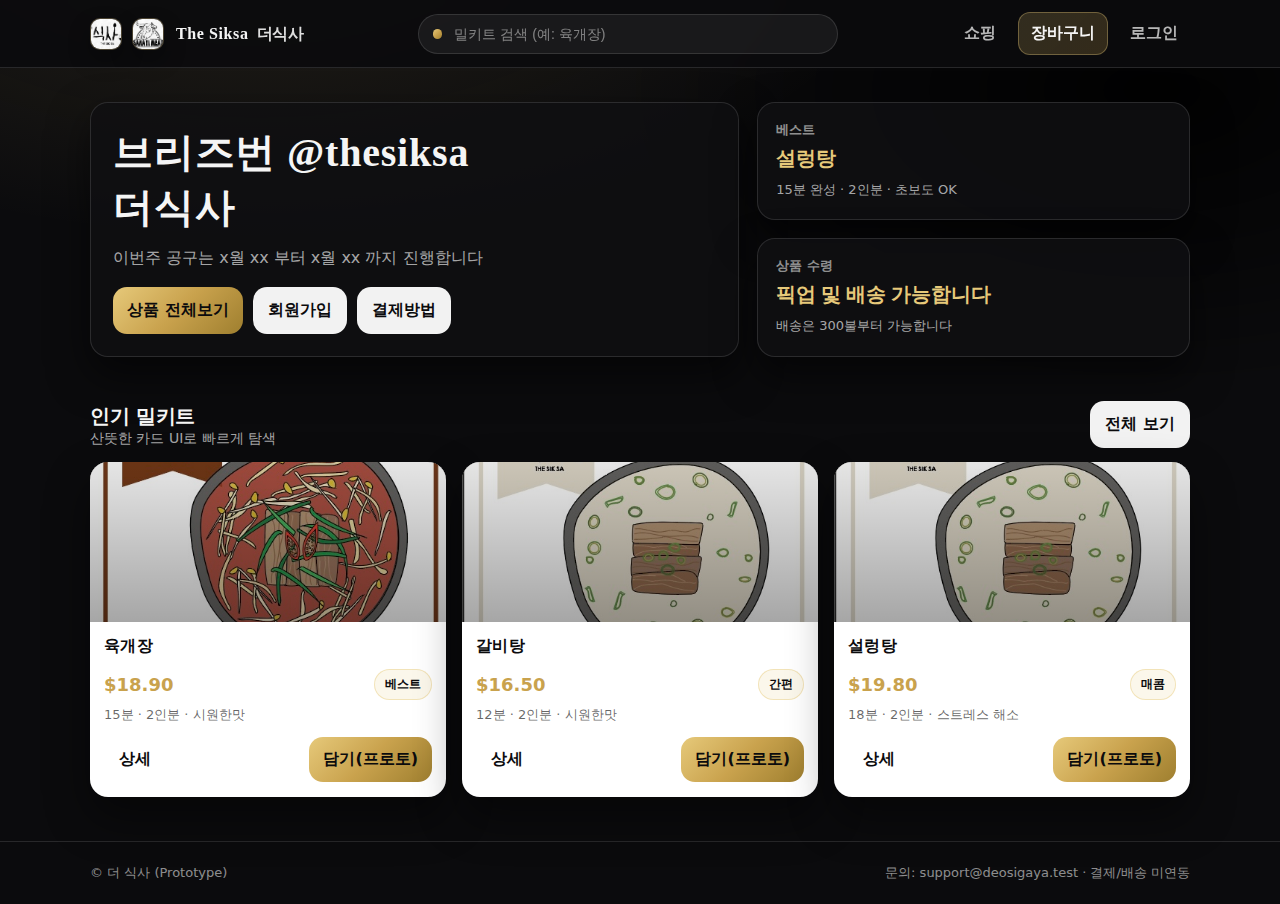
<file: index.html>
<!doctype html>
<html lang="ko">
<head>
  <meta charset="utf-8" />
  <meta name="viewport" content="width=device-width, initial-scale=1" />
  <title>The Siksa</title>
  <link rel="stylesheet" href="style.css" />
</head>
<body>
  <header class="header">
    <div class="container header-inner">
      <a class="brand" href="index.html">
        <!-- ✅ brand-badge(금색 사각형) 제거하고 로고로 대체 -->
        <span class="brand-logos brand-logos--main" aria-label="브랜드 로고">
          <img src="./images/IMG_1794.JPG" alt="The Siksa 로고" />
          <img src="./images/IMG_1795.JPG" alt="더식사 로고" />
        </span>

        <span class="brand-title">
          <span class="brand-name">The Siksa</span>
          <span class="brand-kor">더식사</span>
        </span>
      </a>

      <div class="search" aria-label="검색">
        <span class="dot" aria-hidden="true"></span>
        <input placeholder="밀키트 검색 (예: 육개장)" />
      </div>

      <nav class="nav">
        <a href="shop.html">쇼핑</a>
        <a href="cart.html" class="pill">장바구니</a>
        <a href="login.html">로그인</a>
      </nav>
    </div>
  </header>

  <main>
    <section class="hero">
      <div class="container hero-grid">
        <div class="hero-card">
          <h1>브리즈번 @thesiksa <br/>더식사</h1>
          <p>이번주 공구는 x월 xx 부터 x월 xx 까지 진행합니다</p>
          <div class="hero-actions">
            <a class="btn btn-primary" href="shop.html">상품 전체보기</a>
            <a class="btn" href="signup.html">회원가입</a>
            <a class="btn" href="checkout.html">결제방법</a>
          </div>
        </div>

        <div class="kpis">
          <div class="kpi">
            <div class="label">베스트</div>
            <div class="value">설렁탕</div>
            <div class="hint">15분 완성 · 2인분 · 초보도 OK</div>
          </div>
          <div class="kpi">
            <div class="label">상품 수령</div>
            <div class="value">픽업 및 배송 가능합니다</div>
            <div class="hint">배송은 300불부터 가능합니다</div>
          </div>
        </div>
      </div>
    </section>

    <section class="section">
      <div class="container">
        <div class="section-head">
          <div>
            <div class="section-title">인기 밀키트</div>
            <div class="section-sub">산뜻한 카드 UI로 빠르게 탐색</div>
          </div>
          <a class="btn" href="shop.html">전체 보기</a>
        </div>

        <div class="grid">
          <article class="card">
            <div class="thumb">
              <img src="./images/돼.jpg" alt="육개장" class="thumb-img" />
            </div>
            <div class="body">
              <h3>육개장</h3>
              <div class="row">
                <span class="price">$18.90</span>
                <span class="tag">베스트</span>
              </div>
              <div class="meta">15분 · 2인분 · 시원한맛</div>
              <div class="row">
                <a class="btn" href="product.html">상세</a>
                <a class="btn btn-primary" href="cart.html">담기(프로토)</a>
              </div>
            </div>
          </article>

          <article class="card">
            <div class="thumb">
              <img src="./images/설.jpg" alt="갈비탕" class="thumb-img" />
            </div>
            <div class="body">
              <h3>갈비탕</h3>
              <div class="row">
                <span class="price">$16.50</span>
                <span class="tag">간편</span>
              </div>
              <div class="meta">12분 · 2인분 · 시원한맛</div>
              <div class="row">
                <a class="btn" href="product.html">상세</a>
                <a class="btn btn-primary" href="cart.html">담기(프로토)</a>
              </div>
            </div>
          </article>

          <article class="card">
            <div class="thumb">
              <img src="./images/설.jpg" alt="설렁탕" class="thumb-img" />
            </div>
            <div class="body">
              <h3>설렁탕</h3>
              <div class="row">
                <span class="price">$19.80</span>
                <span class="tag">매콤</span>
              </div>
              <div class="meta">18분 · 2인분 · 스트레스 해소</div>
              <div class="row">
                <a class="btn" href="product.html">상세</a>
                <a class="btn btn-primary" href="cart.html">담기(프로토)</a>
              </div>
            </div>
          </article>
        </div>
      </div>
    </section>
  </main>

  <footer class="footer">
    <div class="container foot">
      <div>© 더 식사 (Prototype)</div>
      <div>문의: support@deosigaya.test · 결제/배송 미연동</div>
    </div>
  </footer>
</body>
</html>
</file>
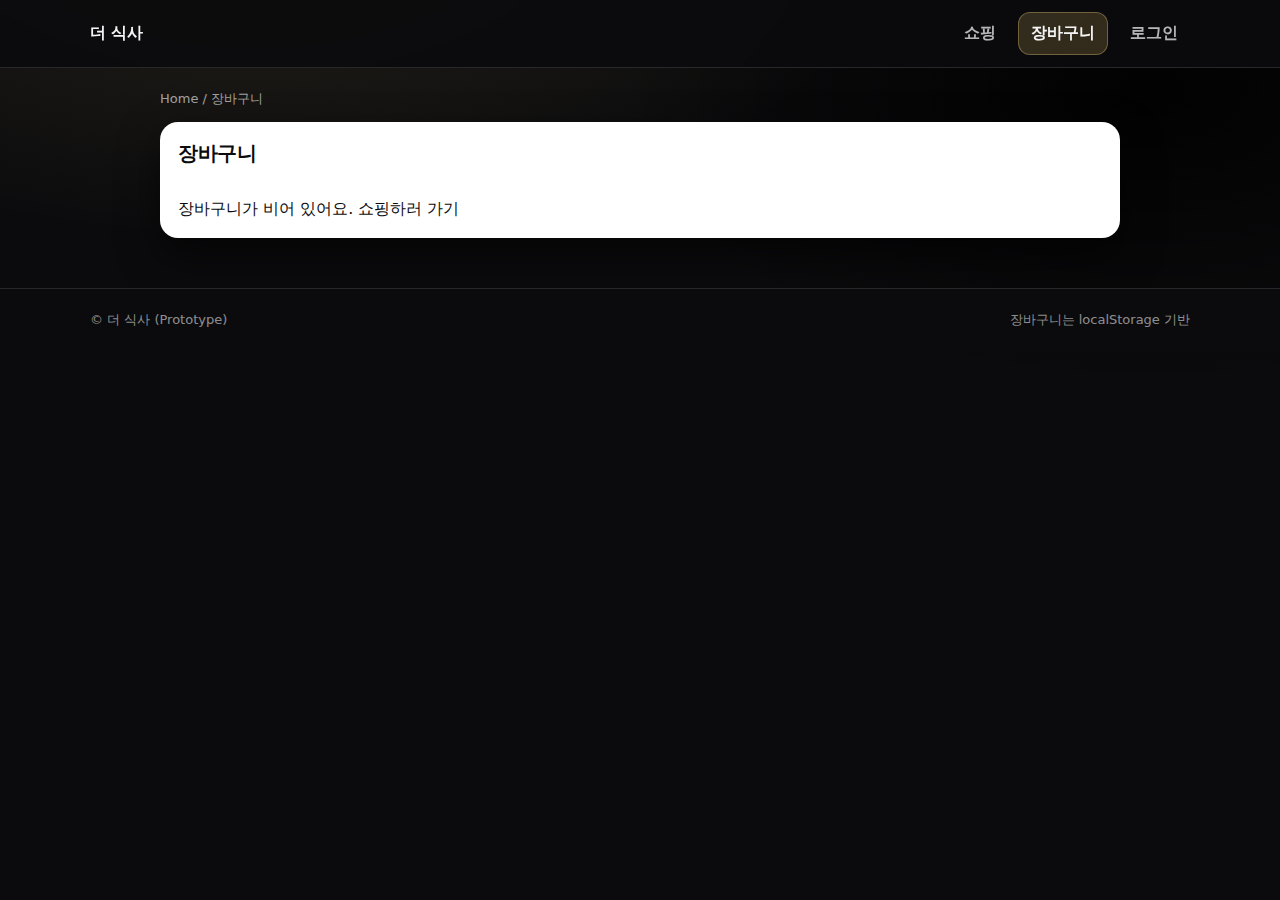
<file: cart.html>
<!doctype html>
<html lang="ko">
<head>
  <meta charset="utf-8" />
  <meta name="viewport" content="width=device-width, initial-scale=1" />
  <title>장바구니 | 더 식사</title>
  <link rel="stylesheet" href="style.css" />
</head>
<body>
  <header class="header">
    <div class="container header-inner">
      <a class="brand" href="index.html">
        <span class="brand-badge" aria-hidden="true"></span>
        <span>더 식사</span>
      </a>
      <nav class="nav">
        <a href="shop.html">쇼핑</a>
        <a href="cart.html" class="pill">장바구니</a>
        <a href="login.html">로그인</a>
      </nav>
    </div>
  </header>

  <main class="page">
    <div class="container" style="max-width:960px;">
      <div class="breadcrumb">Home / 장바구니</div>

      <section class="panel">
        <div class="section-title">장바구니</div>
        <div class="section-sub">프로토타입: 브라우저(localStorage)에 저장</div>

        <div id="cartEmpty" class="notice" style="display:none; margin-top:14px;">
          장바구니가 비어 있어요. <a href="shop.html">쇼핑하러 가기</a>
        </div>

        <div id="cartWrap" style="margin-top:14px;">
          <div style="overflow:auto;">
            <table class="table" style="width:100%; border-collapse:collapse;">
              <thead>
                <tr>
                  <th style="text-align:left; padding:10px;">상품</th>
                  <th style="text-align:right; padding:10px;">가격</th>
                  <th style="text-align:center; padding:10px;">수량</th>
                  <th style="text-align:right; padding:10px;">소계</th>
                  <th style="text-align:center; padding:10px;">삭제</th>
                </tr>
              </thead>
              <tbody id="cartBody"></tbody>
            </table>
          </div>

          <div class="cart-summary" style="display:flex; justify-content:space-between; gap:12px; margin-top:16px; align-items:center;">
            <div>
              <button id="clearBtn" class="btn" type="button">장바구니 비우기</button>
            </div>

            <div style="text-align:right;">
              <div style="opacity:.8;">총 합계</div>
              <div style="font-size:22px; font-weight:700;">
                <span id="totalPrice">0</span>달러
              </div>
              <button id="checkoutBtn" class="btn btn-primary" type="button" style="margin-top:10px;">
                주문하기(프로토)
              </button>
            </div>
          </div>
        </div>
      </section>
    </div>
  </main>

  <footer class="footer">
    <div class="container foot">
      <div>© 더 식사 (Prototype)</div>
      <div>장바구니는 localStorage 기반</div>
    </div>
  </footer>

  <script src="./js/cart.js"></script>
</body>
</html>
</file>
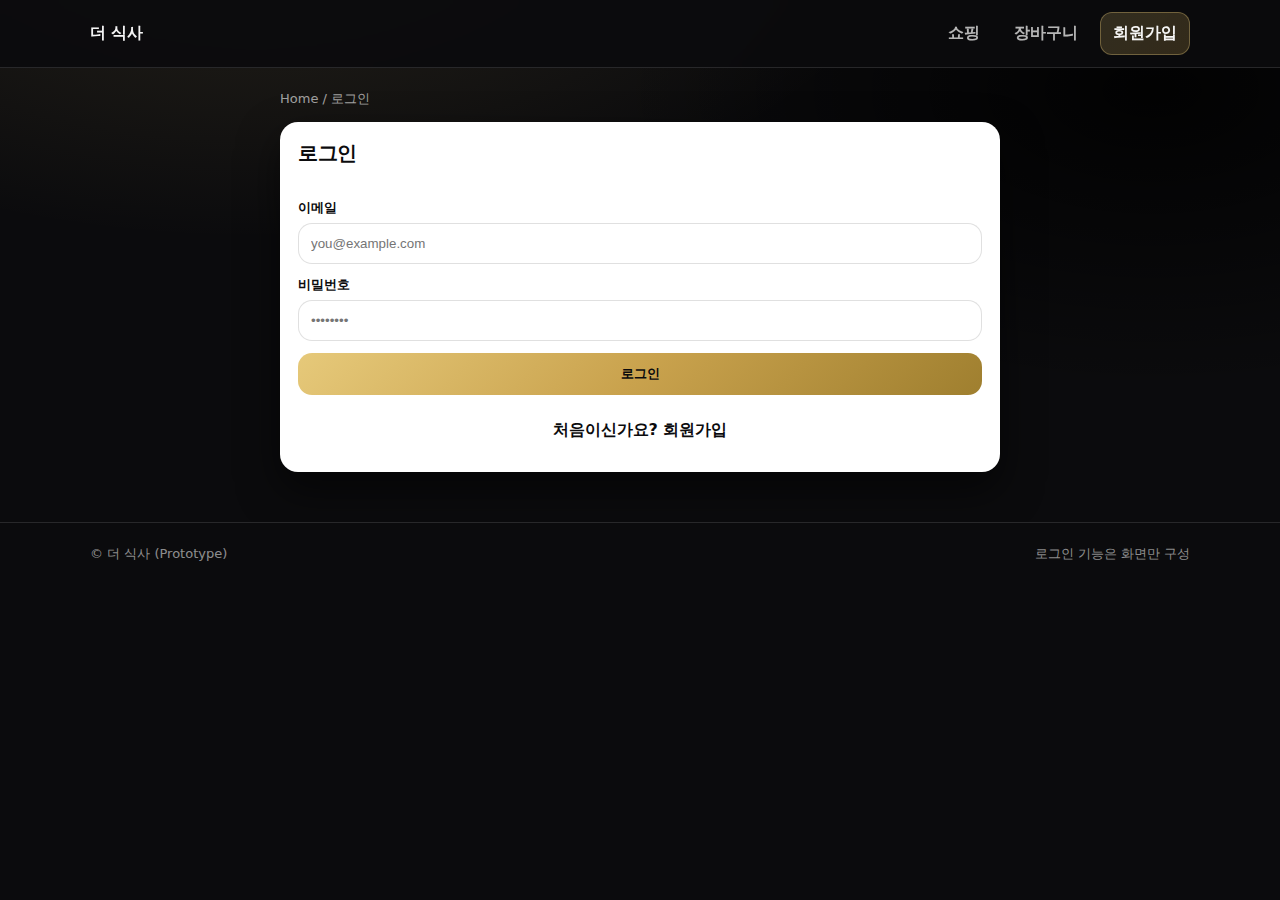
<file: login.html>
<!doctype html>
<html lang="ko">
<head>
  <meta charset="utf-8" />
  <meta name="viewport" content="width=device-width, initial-scale=1" />
  <title>로그인 | 더 식사</title>

  <!-- ✅ CSS 경로: style.css가 같은 폴더면 OK -->
  <link rel="stylesheet" href="style.css" />
</head>
<body>
  <header class="header">
    <div class="container header-inner">
      <a class="brand" href="index.html">
        <span class="brand-badge" aria-hidden="true"></span>
        <span>더 식사</span>
      </a>
      <nav class="nav">
        <a href="shop.html">쇼핑</a>
        <a href="cart.html">장바구니</a>
        <a href="signup.html" class="pill">회원가입</a>
      </nav>
    </div>
  </header>

  <main class="page">
    <div class="container" style="max-width:720px;">
      <div class="breadcrumb">Home / 로그인</div>

      <section class="panel">
        <div class="section-title">로그인</div>
        <div class="section-sub">프로토타입: 인증/DB 미연동</div>

        <form class="form" style="margin-top:14px;">
          <div class="field">
            <label>이메일</label>
            <!-- ✅ id 추가 -->
            <input id="email" type="email" placeholder="you@example.com" />
          </div>

          <div class="field">
            <label>비밀번호</label>
            <!-- ✅ id 추가 -->
            <input id="password" type="password" placeholder="••••••••" />
          </div>

          <!-- ✅ 버튼 id 추가 -->
          <button id="loginBtn" class="btn btn-primary" type="button">로그인</button>
          <a class="btn" href="signup.html">처음이신가요? 회원가입</a>
        </form>
      </section>
    </div>
  </main>

  <footer class="footer">
    <div class="container foot">
      <div>© 더 식사 (Prototype)</div>
      <div>로그인 기능은 화면만 구성</div>
    </div>
  </footer>

  <!-- ✅ JS 연결: body 맨 아래에 -->
  <script src="./js/config.js"></script>
  <script src="./js/auth.js"></script>
</body>
</html>
</file>
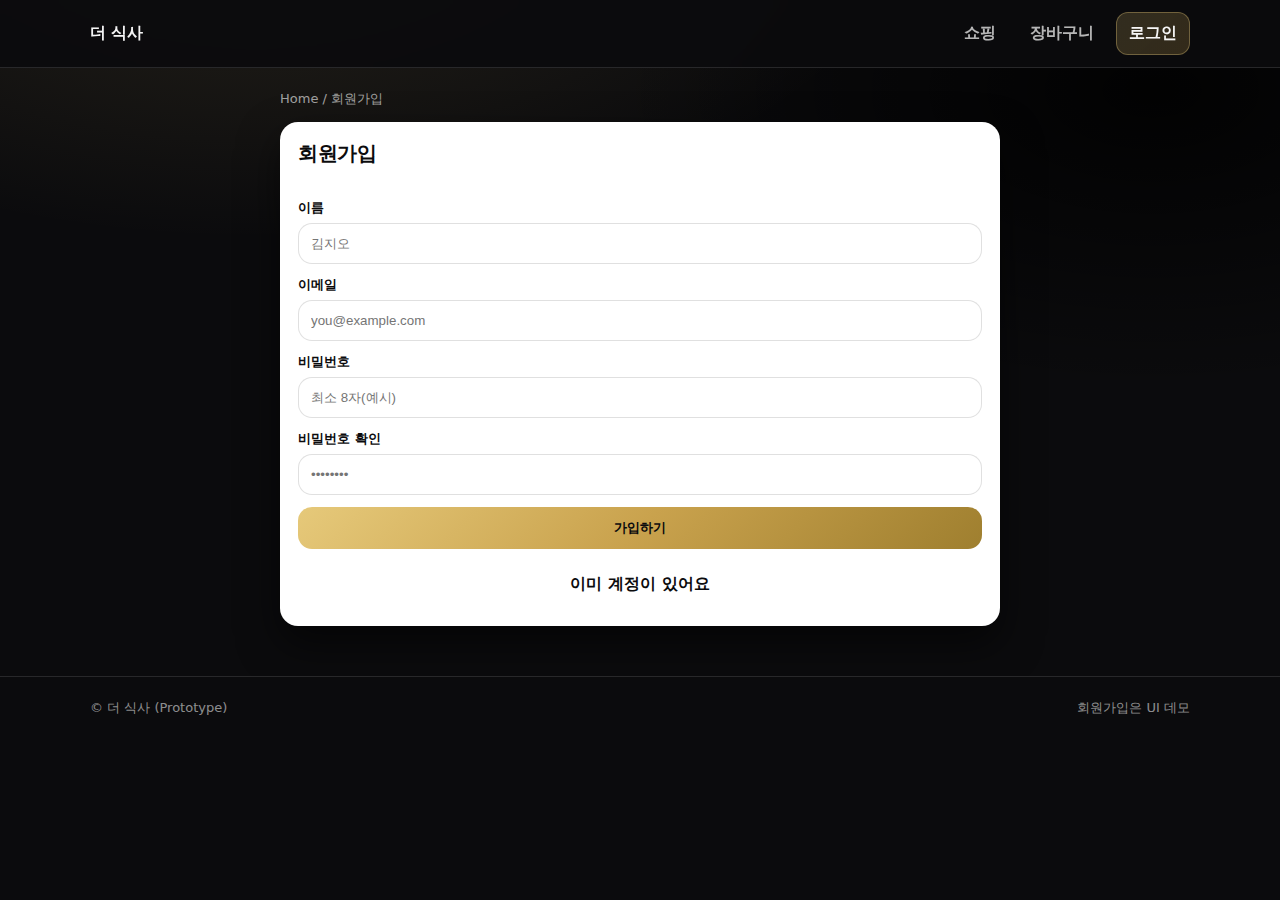
<file: signup.html>
<!doctype html>
<html lang="ko">
<head>
  <meta charset="utf-8" />
  <meta name="viewport" content="width=device-width, initial-scale=1" />
  <title>회원가입 | 더 식사</title>
  <link rel="stylesheet" href="style.css" />
</head>
<body>
  <header class="header">
    <div class="container header-inner">
      <a class="brand" href="index.html">
        <span class="brand-badge" aria-hidden="true"></span>
        <span>더 식사</span>
      </a>
      <nav class="nav">
        <a href="shop.html">쇼핑</a>
        <a href="cart.html">장바구니</a>
        <a href="login.html" class="pill">로그인</a>
      </nav>
    </div>
  </header>

  <main class="page">
    <div class="container" style="max-width:720px;">
      <div class="breadcrumb">Home / 회원가입</div>

      <section class="panel">
        <div class="section-title">회원가입</div>
        <div class="section-sub">프로토타입: 저장/검증은 생략</div>

        <form class="form" style="margin-top:14px;">
          <div class="field">
            <label>이름</label>
            <input id="name" type="text" placeholder="김지오" />
          </div>

          <div class="field">
            <label>이메일</label>
            <input id="email" type="email" placeholder="you@example.com" />
          </div>

          <div class="field">
            <label>비밀번호</label>
            <input id="password" type="password" placeholder="최소 8자(예시)" />
          </div>

          <div class="field">
            <label>비밀번호 확인</label>
            <input id="passwordConfirm" type="password" placeholder="••••••••" />
          </div>

          <button id="signupBtn" class="btn btn-primary" type="button">가입하기</button>
          <a class="btn" href="login.html">이미 계정이 있어요</a>
        </form>
      </section>
    </div>
  </main>

  <footer class="footer">
    <div class="container foot">
      <div>© 더 식사 (Prototype)</div>
      <div>회원가입은 UI 데모</div>
    </div>
  </footer>

  <script src="./js/config.js"></script>
  <script src="./js/auth.js"></script>
</body>
</html>
</file>
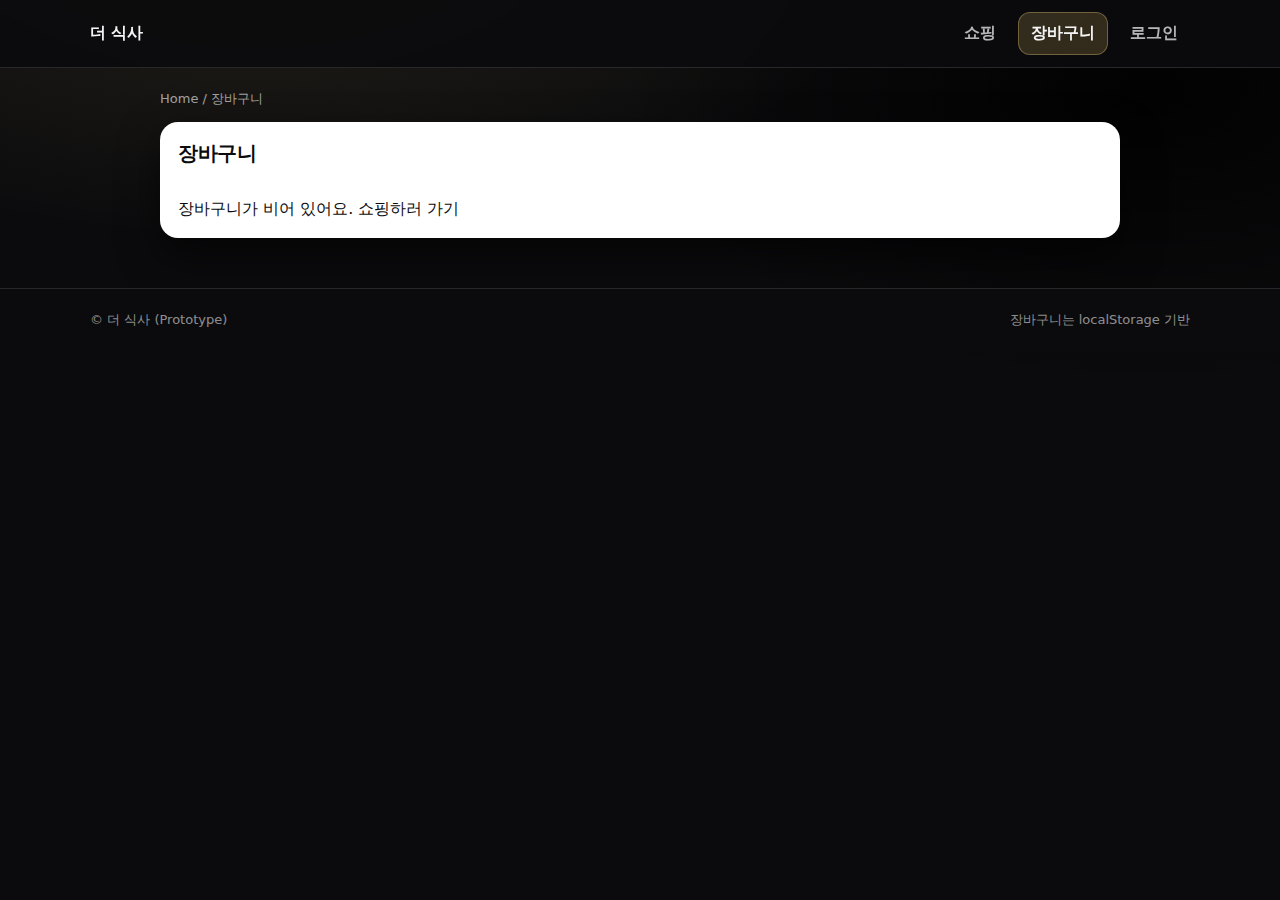
<file: Front_end/cart.html>
<!doctype html>
<html lang="ko">
<head>
  <meta charset="utf-8" />
  <meta name="viewport" content="width=device-width, initial-scale=1" />
  <title>장바구니 | 더 식사</title>
  <link rel="stylesheet" href="style.css" />
</head>
<body>
  <header class="header">
    <div class="container header-inner">
      <a class="brand" href="index.html">
        <span class="brand-badge" aria-hidden="true"></span>
        <span>더 식사</span>
      </a>
      <nav class="nav">
        <a href="shop.html">쇼핑</a>
        <a href="cart.html" class="pill">장바구니</a>
        <a href="login.html">로그인</a>
      </nav>
    </div>
  </header>

  <main class="page">
    <div class="container" style="max-width:960px;">
      <div class="breadcrumb">Home / 장바구니</div>

      <section class="panel">
        <div class="section-title">장바구니</div>
        <div class="section-sub">프로토타입: 브라우저(localStorage)에 저장</div>

        <div id="cartEmpty" class="notice" style="display:none; margin-top:14px;">
          장바구니가 비어 있어요. <a href="shop.html">쇼핑하러 가기</a>
        </div>

        <div id="cartWrap" style="margin-top:14px;">
          <div style="overflow:auto;">
            <table class="table" style="width:100%; border-collapse:collapse;">
              <thead>
                <tr>
                  <th style="text-align:left; padding:10px;">상품</th>
                  <th style="text-align:right; padding:10px;">가격</th>
                  <th style="text-align:center; padding:10px;">수량</th>
                  <th style="text-align:right; padding:10px;">소계</th>
                  <th style="text-align:center; padding:10px;">삭제</th>
                </tr>
              </thead>
              <tbody id="cartBody"></tbody>
            </table>
          </div>

          <div class="cart-summary" style="display:flex; justify-content:space-between; gap:12px; margin-top:16px; align-items:center;">
            <div>
              <button id="clearBtn" class="btn" type="button">장바구니 비우기</button>
            </div>

            <div style="text-align:right;">
              <div style="opacity:.8;">총 합계</div>
              <div style="font-size:22px; font-weight:700;">
                <span id="totalPrice">0</span>원
              </div>
              <button id="checkoutBtn" class="btn btn-primary" type="button" style="margin-top:10px;">
                주문하기(프로토)
              </button>
            </div>
          </div>
        </div>
      </section>
    </div>
  </main>

  <footer class="footer">
    <div class="container foot">
      <div>© 더 식사 (Prototype)</div>
      <div>장바구니는 localStorage 기반</div>
    </div>
  </footer>

  <script src="./js/cart.js"></script>
</body>
</html>
</file>
<file: style.css>
/*
  The Siksa – Mobile-first polish (GitHub Pages demo)
  - Black & Fancy Gold theme
  - Better header/nav on phones
  - Adds badge + qty button styles
*/

:root{
  /* Base */
  --bg: #0b0b0d;
  --card: #ffffff;
  --text: #0b0b0d;
  --text-invert: #f5f5f5;
  --muted: rgba(255,255,255,.60);
  --line: rgba(255,255,255,.12);

  /* Fancy Gold */
  --gold-1: #e6c97a;
  --gold-2: #c9a24d;
  --gold-3: #9f7f2f;

  --shadow: 0 18px 40px rgba(0,0,0,.55);
  --radius: 18px;
  --max: 1100px;

  /* Typography */
  --font: ui-sans-serif, system-ui, -apple-system, Segoe UI, Roboto,
          "Apple SD Gothic Neo", "Noto Sans KR", "Malgun Gothic", Arial;
  --font-serif: ui-serif, "Playfair Display", "Didot", "Bodoni 72", "Times New Roman", serif;
}

*{ box-sizing: border-box; }
html, body{ height: 100%; }
body{
  margin: 0;
  font-family: var(--font);
  background:
    radial-gradient(1200px 600px at 20% -10%, rgba(230,201,122,.12), transparent 55%),
    radial-gradient(900px 500px at 90% 10%, rgba(0,0,0,.85), transparent 60%),
    var(--bg);
  color: var(--text-invert);
}

a{ color: inherit; text-decoration: none; }
img{ max-width: 100%; display: block; }

.container{
  width: min(var(--max), calc(100% - 32px));
  margin: 0 auto;
}

/* ===== Header ===== */
.header{
  position: sticky;
  top: 0;
  z-index: 10;
  background: rgba(11,11,13,.92);
  border-bottom: 1px solid var(--line);
  backdrop-filter: blur(8px);
}
.header-inner{
  display: flex;
  align-items: center;
  justify-content: space-between;
  padding: 12px 0;
  gap: 12px;
  flex-wrap: wrap; /* mobile friendly */
}

.brand{
  display:flex;
  align-items:center;
  gap:12px;
  font-weight: 900;
  letter-spacing: -0.2px;
}

/* Hide old badge if any */
.brand-badge{ display:none !important; }

.brand-title{
  display:flex;
  align-items:baseline;
  gap:8px;
  line-height: 1;
}
.brand-name{
  font-family: var(--font-serif);
  font-weight: 900;
  letter-spacing: .6px;
}
.brand-kor{ font-weight: 800; opacity: .9; }

.brand-logos,
.brand-logos--main{
  display:inline-flex;
  align-items:center;
  gap:10px;
}
.brand-logos--main img{
  width: 32px;
  height: 32px;
  border-radius: 10px;
  object-fit: cover;
  background: rgba(255,255,255,.06);
  border: 1px solid rgba(230,201,122,.25);
  box-shadow: 0 10px 22px rgba(0,0,0,.30);
}

.search{
  flex: 1;
  display:flex;
  align-items:center;
  max-width: 420px;
  border: 1px solid var(--line);
  background: rgba(255,255,255,.06);
  border-radius: 999px;
  padding: 10px 14px;
  gap: 10px;
}
.search input{
  border: none;
  outline: none;
  background: transparent;
  width: 100%;
  font-size: 14px;
  color: var(--text-invert);
}
.search input::placeholder{ color: rgba(255,255,255,.45); }
.search .dot{
  width: 10px;
  height: 10px;
  border-radius: 999px;
  background: linear-gradient(135deg, var(--gold-1), var(--gold-2), var(--gold-3));
}

.nav{
  display:flex;
  gap: 10px;
  align-items:center;
  color: rgba(255,255,255,.70);
  font-weight: 700;
  flex-wrap: wrap;
}
.nav a{
  padding: 10px 12px;
  border-radius: 12px;
  white-space: nowrap;
}
.nav a:hover{ background: rgba(255,255,255,.06); color: var(--text-invert); }
.nav .pill{
  background: linear-gradient(135deg, rgba(230,201,122,.18), rgba(201,162,77,.22));
  border: 1px solid rgba(230,201,122,.35);
  color: var(--text-invert);
}

.badge{
  display:inline-flex;
  align-items:center;
  justify-content:center;
  min-width: 22px;
  height: 22px;
  padding: 0 8px;
  border-radius: 999px;
  font-size: 12px;
  font-weight: 900;
  margin-left: 6px;
  background: rgba(230,201,122,.18);
  border: 1px solid rgba(230,201,122,.35);
  color: var(--text-invert);
}

/* ===== Buttons ===== */
.btn{
  display:inline-flex;
  align-items:center;
  justify-content:center;
  padding: 12px 14px;
  border-radius: 14px;
  border: 1px solid rgba(255,255,255,.12);
  background: rgba(255,255,255,.95);
  color: var(--text);
  font-weight: 800;
  cursor: pointer;
  transition: transform .12s ease, box-shadow .12s ease, filter .12s ease;
}
.btn:hover{ box-shadow: var(--shadow); transform: translateY(-1px); }
.btn-primary{
  background: linear-gradient(135deg, var(--gold-1), var(--gold-2), var(--gold-3));
  color: #0b0b0d;
  border: none;
  font-weight: 900;
}
.btn-primary:hover{ filter: brightness(1.05); box-shadow: 0 14px 34px rgba(230,201,122,.45); }

/* Small button used in cart qty */
.qtyBtn{
  width: 34px;
  height: 34px;
  border-radius: 10px;
  border: 1px solid rgba(0,0,0,.12);
  background: rgba(255,255,255,.95);
  color: var(--text);
  font-weight: 900;
  cursor: pointer;
}
.qtyBtn:active{ transform: scale(.98); }

/* ===== Hero ===== */
.hero{ padding: 34px 0 18px; }
.hero-grid{
  display:grid;
  grid-template-columns: 1.2fr 0.8fr;
  gap: 18px;
  align-items: stretch;
}
.hero-card{
  background: rgba(15,15,18,.85);
  border: 1px solid var(--line);
  border-radius: var(--radius);
  padding: 22px;
  box-shadow: var(--shadow);
  overflow: hidden;
}
.hero-card h1{
  margin: 0 0 10px;
  font-family: var(--font-serif);
  font-size: clamp(26px, 3.2vw, 40px);
  letter-spacing: .8px;
  color: var(--text-invert);
}
.hero-card p{
  margin: 0 0 16px;
  color: rgba(255,255,255,.65);
  line-height: 1.6;
}
.hero-actions{ display:flex; gap: 10px; flex-wrap: wrap; }

.kpis{
  display:grid;
  grid-template-rows: 1fr 1fr;
  gap: 18px;
}
.kpi{
  background: rgba(15,15,18,.85);
  border: 1px solid var(--line);
  border-radius: var(--radius);
  padding: 18px;
  box-shadow: var(--shadow);
}
.kpi .label{ color: rgba(255,255,255,.55); font-weight: 800; font-size: 13px; }
.kpi .value{ font-size: 20px; font-weight: 900; margin-top: 6px; font-family: var(--font-serif); color: var(--gold-1); }
.kpi .hint{ color: rgba(255,255,255,.65); margin-top: 8px; font-size: 13px; line-height: 1.5; }

/* ===== Sections / Cards ===== */
.section{ padding: 18px 0 44px; }
.section-head{
  display:flex;
  align-items:end;
  justify-content:space-between;
  gap: 10px;
  margin: 8px 0 14px;
}
.section-title{ font-size: 20px; font-weight: 900; letter-spacing: -0.3px; }
.section-sub{ color: rgba(255,255,255,.65); font-size: 14px; }

.grid{
  display:grid;
  grid-template-columns: repeat(12, 1fr);
  gap: 16px;
}
.card{
  grid-column: span 4;
  background: #ffffff;
  color: var(--text);
  border: none;
  border-radius: var(--radius);
  box-shadow: 0 20px 45px rgba(0,0,0,.45);
  overflow:hidden;
}
.card .thumb{
  position: relative;
  height: 160px;
  overflow: hidden;
  background:
    radial-gradient(300px 140px at 30% 20%, rgba(230,201,122,.25), transparent 60%),
    #0b0b0d;
}
.thumb-img{
  width: 100%;
  height: 100%;
  object-fit: cover;
  display: block;
  transform: scale(1.02);
}
.card .thumb::after{
  content:"";
  position:absolute;
  inset:0;
  background: linear-gradient(180deg, rgba(0,0,0,.10), rgba(0,0,0,.35));
  pointer-events:none;
}
.card .body{ padding: 14px; }
.card h3{ margin: 0 0 6px; font-size: 16px; font-family: var(--font-serif); letter-spacing: .3px; }
.price{ font-weight: 900; color: var(--gold-2); font-size: 18px; }
.meta{ color: rgba(0,0,0,.60); font-size: 13px; margin-top: 6px; }
.card .row{ display:flex; justify-content:space-between; align-items:center; gap: 10px; margin-top: 12px; }
.tag{
  display:inline-flex;
  padding: 6px 10px;
  border-radius: 999px;
  background: rgba(230,201,122,.15);
  border: 1px solid rgba(230,201,122,.45);
  color: #0b0b0d;
  font-weight: 900;
  font-size: 12px;
}

/* ===== Pages / Panels / Forms ===== */
.page{ padding: 22px 0 50px; }
.breadcrumb{ color: rgba(255,255,255,.60); font-size: 13px; margin-bottom: 14px; }
.panel{
  background: #ffffff;
  color: var(--text);
  border: none;
  border-radius: var(--radius);
  box-shadow: var(--shadow);
  padding: 18px;
}
.two-col{ display:grid; grid-template-columns: 1fr 0.9fr; gap: 16px; }
.form{ display:grid; gap: 12px; }
.field label{ display:block; font-weight: 900; font-size: 13px; margin-bottom: 6px; }
.field input, .field select, .field textarea{
  width: 100%;
  padding: 12px 12px;
  border-radius: 14px;
  border: 1px solid rgba(0,0,0,.12);
  background: rgba(255,255,255,.98);
  outline: none;
}
.field textarea{ min-height: 110px; resize: vertical; }

.table{
  width: 100%;
  border-collapse: collapse;
  overflow: hidden;
  border-radius: 14px;
  border: 1px solid rgba(0,0,0,.12);
  background: #ffffff;
  color: var(--text);
}
.table th, .table td{ padding: 12px; border-bottom: 1px solid rgba(0,0,0,.10); text-align: left; font-size: 14px; }
.table th{ background: #0b0b0d; color: var(--gold-1); font-family: var(--font-serif); letter-spacing: .4px; }
.table tr:last-child td{ border-bottom: none; }

.footer{
  background: #0b0b0d;
  border-top: 1px solid var(--line);
  padding: 22px 0;
  color: rgba(255,255,255,.55);
}
.footer .foot{ display:flex; justify-content:space-between; gap: 14px; flex-wrap: wrap; font-size: 13px; }

/* ===== Responsive ===== */
@media (max-width: 920px){
  .hero-grid{ grid-template-columns: 1fr; }
  .kpis{ grid-template-rows: auto; grid-template-columns: 1fr 1fr; }
  .card{ grid-column: span 6; }
  .two-col{ grid-template-columns: 1fr; }
  .search{ display:none; }
}

@media (max-width: 680px){
  .container{ width: calc(100% - 24px); }

  /* header: make it comfy */
  .header-inner{ align-items: stretch; }
  .brand{ justify-content: center; }

  .nav{
    justify-content: flex-start;
    gap: 6px;
    overflow-x: auto;
    -webkit-overflow-scrolling: touch;
    padding-bottom: 4px;
  }
  .nav::-webkit-scrollbar{ height: 0; }

  .nav a{ padding: 9px 10px; }
  .btn{ padding: 11px 12px; }
}

@media (max-width: 560px){
  .card{ grid-column: span 12; }
  .kpis{ grid-template-columns: 1fr; }
  .brand-logos--main img{ width: 28px; height: 28px; border-radius: 9px; }
}
</file>
<file: Front_end/style.css>
/*
  The Siksa – Mobile-first polish (GitHub Pages demo)
  - Black & Fancy Gold theme
  - Better header/nav on phones
  - Adds badge + qty button styles
*/

:root{
  /* Base */
  --bg: #0b0b0d;
  --card: #ffffff;
  --text: #0b0b0d;
  --text-invert: #f5f5f5;
  --muted: rgba(255,255,255,.60);
  --line: rgba(255,255,255,.12);

  /* Fancy Gold */
  --gold-1: #e6c97a;
  --gold-2: #c9a24d;
  --gold-3: #9f7f2f;

  --shadow: 0 18px 40px rgba(0,0,0,.55);
  --radius: 18px;
  --max: 1100px;

  /* Typography */
  --font: ui-sans-serif, system-ui, -apple-system, Segoe UI, Roboto,
          "Apple SD Gothic Neo", "Noto Sans KR", "Malgun Gothic", Arial;
  --font-serif: ui-serif, "Playfair Display", "Didot", "Bodoni 72", "Times New Roman", serif;
}

*{ box-sizing: border-box; }
html, body{ height: 100%; }
body{
  margin: 0;
  font-family: var(--font);
  background:
    radial-gradient(1200px 600px at 20% -10%, rgba(230,201,122,.12), transparent 55%),
    radial-gradient(900px 500px at 90% 10%, rgba(0,0,0,.85), transparent 60%),
    var(--bg);
  color: var(--text-invert);
}

a{ color: inherit; text-decoration: none; }
img{ max-width: 100%; display: block; }

.container{
  width: min(var(--max), calc(100% - 32px));
  margin: 0 auto;
}

/* ===== Header ===== */
.header{
  position: sticky;
  top: 0;
  z-index: 10;
  background: rgba(11,11,13,.92);
  border-bottom: 1px solid var(--line);
  backdrop-filter: blur(8px);
}
.header-inner{
  display: flex;
  align-items: center;
  justify-content: space-between;
  padding: 12px 0;
  gap: 12px;
  flex-wrap: wrap; /* mobile friendly */
}

.brand{
  display:flex;
  align-items:center;
  gap:12px;
  font-weight: 900;
  letter-spacing: -0.2px;
}

/* Hide old badge if any */
.brand-badge{ display:none !important; }

.brand-title{
  display:flex;
  align-items:baseline;
  gap:8px;
  line-height: 1;
}
.brand-name{
  font-family: var(--font-serif);
  font-weight: 900;
  letter-spacing: .6px;
}
.brand-kor{ font-weight: 800; opacity: .9; }

.brand-logos,
.brand-logos--main{
  display:inline-flex;
  align-items:center;
  gap:10px;
}
.brand-logos--main img{
  width: 32px;
  height: 32px;
  border-radius: 10px;
  object-fit: cover;
  background: rgba(255,255,255,.06);
  border: 1px solid rgba(230,201,122,.25);
  box-shadow: 0 10px 22px rgba(0,0,0,.30);
}

.search{
  flex: 1;
  display:flex;
  align-items:center;
  max-width: 420px;
  border: 1px solid var(--line);
  background: rgba(255,255,255,.06);
  border-radius: 999px;
  padding: 10px 14px;
  gap: 10px;
}
.search input{
  border: none;
  outline: none;
  background: transparent;
  width: 100%;
  font-size: 14px;
  color: var(--text-invert);
}
.search input::placeholder{ color: rgba(255,255,255,.45); }
.search .dot{
  width: 10px;
  height: 10px;
  border-radius: 999px;
  background: linear-gradient(135deg, var(--gold-1), var(--gold-2), var(--gold-3));
}

.nav{
  display:flex;
  gap: 10px;
  align-items:center;
  color: rgba(255,255,255,.70);
  font-weight: 700;
  flex-wrap: wrap;
}
.nav a{
  padding: 10px 12px;
  border-radius: 12px;
  white-space: nowrap;
}
.nav a:hover{ background: rgba(255,255,255,.06); color: var(--text-invert); }
.nav .pill{
  background: linear-gradient(135deg, rgba(230,201,122,.18), rgba(201,162,77,.22));
  border: 1px solid rgba(230,201,122,.35);
  color: var(--text-invert);
}

.badge{
  display:inline-flex;
  align-items:center;
  justify-content:center;
  min-width: 22px;
  height: 22px;
  padding: 0 8px;
  border-radius: 999px;
  font-size: 12px;
  font-weight: 900;
  margin-left: 6px;
  background: rgba(230,201,122,.18);
  border: 1px solid rgba(230,201,122,.35);
  color: var(--text-invert);
}

/* ===== Buttons ===== */
.btn{
  display:inline-flex;
  align-items:center;
  justify-content:center;
  padding: 12px 14px;
  border-radius: 14px;
  border: 1px solid rgba(255,255,255,.12);
  background: rgba(255,255,255,.95);
  color: var(--text);
  font-weight: 800;
  cursor: pointer;
  transition: transform .12s ease, box-shadow .12s ease, filter .12s ease;
}
.btn:hover{ box-shadow: var(--shadow); transform: translateY(-1px); }
.btn-primary{
  background: linear-gradient(135deg, var(--gold-1), var(--gold-2), var(--gold-3));
  color: #0b0b0d;
  border: none;
  font-weight: 900;
}
.btn-primary:hover{ filter: brightness(1.05); box-shadow: 0 14px 34px rgba(230,201,122,.45); }

/* Small button used in cart qty */
.qtyBtn{
  width: 34px;
  height: 34px;
  border-radius: 10px;
  border: 1px solid rgba(0,0,0,.12);
  background: rgba(255,255,255,.95);
  color: var(--text);
  font-weight: 900;
  cursor: pointer;
}
.qtyBtn:active{ transform: scale(.98); }

/* ===== Hero ===== */
.hero{ padding: 34px 0 18px; }
.hero-grid{
  display:grid;
  grid-template-columns: 1.2fr 0.8fr;
  gap: 18px;
  align-items: stretch;
}
.hero-card{
  background: rgba(15,15,18,.85);
  border: 1px solid var(--line);
  border-radius: var(--radius);
  padding: 22px;
  box-shadow: var(--shadow);
  overflow: hidden;
}
.hero-card h1{
  margin: 0 0 10px;
  font-family: var(--font-serif);
  font-size: clamp(26px, 3.2vw, 40px);
  letter-spacing: .8px;
  color: var(--text-invert);
}
.hero-card p{
  margin: 0 0 16px;
  color: rgba(255,255,255,.65);
  line-height: 1.6;
}
.hero-actions{ display:flex; gap: 10px; flex-wrap: wrap; }

.kpis{
  display:grid;
  grid-template-rows: 1fr 1fr;
  gap: 18px;
}
.kpi{
  background: rgba(15,15,18,.85);
  border: 1px solid var(--line);
  border-radius: var(--radius);
  padding: 18px;
  box-shadow: var(--shadow);
}
.kpi .label{ color: rgba(255,255,255,.55); font-weight: 800; font-size: 13px; }
.kpi .value{ font-size: 20px; font-weight: 900; margin-top: 6px; font-family: var(--font-serif); color: var(--gold-1); }
.kpi .hint{ color: rgba(255,255,255,.65); margin-top: 8px; font-size: 13px; line-height: 1.5; }

/* ===== Sections / Cards ===== */
.section{ padding: 18px 0 44px; }
.section-head{
  display:flex;
  align-items:end;
  justify-content:space-between;
  gap: 10px;
  margin: 8px 0 14px;
}
.section-title{ font-size: 20px; font-weight: 900; letter-spacing: -0.3px; }
.section-sub{ color: rgba(255,255,255,.65); font-size: 14px; }

.grid{
  display:grid;
  grid-template-columns: repeat(12, 1fr);
  gap: 16px;
}
.card{
  grid-column: span 4;
  background: #ffffff;
  color: var(--text);
  border: none;
  border-radius: var(--radius);
  box-shadow: 0 20px 45px rgba(0,0,0,.45);
  overflow:hidden;
}
.card .thumb{
  position: relative;
  height: 160px;
  overflow: hidden;
  background:
    radial-gradient(300px 140px at 30% 20%, rgba(230,201,122,.25), transparent 60%),
    #0b0b0d;
}
.thumb-img{
  width: 100%;
  height: 100%;
  object-fit: cover;
  display: block;
  transform: scale(1.02);
}
.card .thumb::after{
  content:"";
  position:absolute;
  inset:0;
  background: linear-gradient(180deg, rgba(0,0,0,.10), rgba(0,0,0,.35));
  pointer-events:none;
}
.card .body{ padding: 14px; }
.card h3{ margin: 0 0 6px; font-size: 16px; font-family: var(--font-serif); letter-spacing: .3px; }
.price{ font-weight: 900; color: var(--gold-2); font-size: 18px; }
.meta{ color: rgba(0,0,0,.60); font-size: 13px; margin-top: 6px; }
.card .row{ display:flex; justify-content:space-between; align-items:center; gap: 10px; margin-top: 12px; }
.tag{
  display:inline-flex;
  padding: 6px 10px;
  border-radius: 999px;
  background: rgba(230,201,122,.15);
  border: 1px solid rgba(230,201,122,.45);
  color: #0b0b0d;
  font-weight: 900;
  font-size: 12px;
}

/* ===== Pages / Panels / Forms ===== */
.page{ padding: 22px 0 50px; }
.breadcrumb{ color: rgba(255,255,255,.60); font-size: 13px; margin-bottom: 14px; }
.panel{
  background: #ffffff;
  color: var(--text);
  border: none;
  border-radius: var(--radius);
  box-shadow: var(--shadow);
  padding: 18px;
}
.two-col{ display:grid; grid-template-columns: 1fr 0.9fr; gap: 16px; }
.form{ display:grid; gap: 12px; }
.field label{ display:block; font-weight: 900; font-size: 13px; margin-bottom: 6px; }
.field input, .field select, .field textarea{
  width: 100%;
  padding: 12px 12px;
  border-radius: 14px;
  border: 1px solid rgba(0,0,0,.12);
  background: rgba(255,255,255,.98);
  outline: none;
}
.field textarea{ min-height: 110px; resize: vertical; }

.table{
  width: 100%;
  border-collapse: collapse;
  overflow: hidden;
  border-radius: 14px;
  border: 1px solid rgba(0,0,0,.12);
  background: #ffffff;
  color: var(--text);
}
.table th, .table td{ padding: 12px; border-bottom: 1px solid rgba(0,0,0,.10); text-align: left; font-size: 14px; }
.table th{ background: #0b0b0d; color: var(--gold-1); font-family: var(--font-serif); letter-spacing: .4px; }
.table tr:last-child td{ border-bottom: none; }

.footer{
  background: #0b0b0d;
  border-top: 1px solid var(--line);
  padding: 22px 0;
  color: rgba(255,255,255,.55);
}
.footer .foot{ display:flex; justify-content:space-between; gap: 14px; flex-wrap: wrap; font-size: 13px; }

/* ===== Responsive ===== */
@media (max-width: 920px){
  .hero-grid{ grid-template-columns: 1fr; }
  .kpis{ grid-template-rows: auto; grid-template-columns: 1fr 1fr; }
  .card{ grid-column: span 6; }
  .two-col{ grid-template-columns: 1fr; }
  .search{ display:none; }
}

@media (max-width: 680px){
  .container{ width: calc(100% - 24px); }

  /* header: make it comfy */
  .header-inner{ align-items: stretch; }
  .brand{ justify-content: center; }

  .nav{
    justify-content: flex-start;
    gap: 6px;
    overflow-x: auto;
    -webkit-overflow-scrolling: touch;
    padding-bottom: 4px;
  }
  .nav::-webkit-scrollbar{ height: 0; }

  .nav a{ padding: 9px 10px; }
  .btn{ padding: 11px 12px; }
}

@media (max-width: 560px){
  .card{ grid-column: span 12; }
  .kpis{ grid-template-columns: 1fr; }
  .brand-logos--main img{ width: 28px; height: 28px; border-radius: 9px; }
}
</file>
